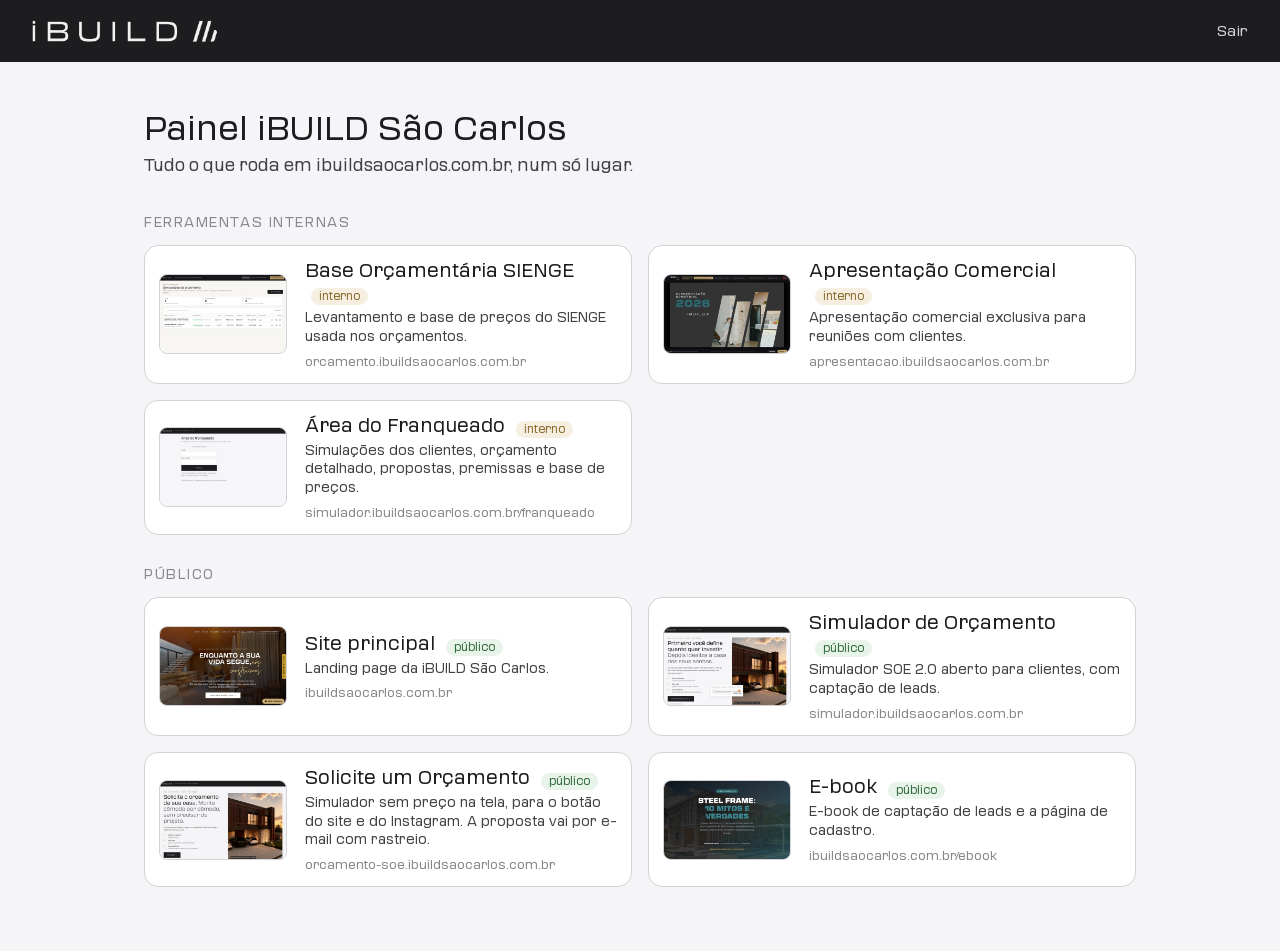
<file: painel/public/index.html>
<!DOCTYPE html>
<html lang="pt-BR">
<head>
<meta charset="utf-8">
<meta name="viewport" content="width=device-width, initial-scale=1">
<meta name="robots" content="noindex, nofollow">
<title>Painel · iBUILD São Carlos</title>
<style>
  @font-face { font-family: 'Transducer'; src: url('Transducer-Light.woff2') format('woff2'); font-weight: 300; font-display: swap; }
  :root { --black:#1d1d1f; --charcoal:#424245; --gray:#86868b; --light-gray:#d2d2d7; --cream:#f5f5f7; --gold:#C8A96E; }
  * { box-sizing: border-box; margin: 0; }
  body { font-family: 'Transducer', -apple-system, BlinkMacSystemFont, 'Segoe UI', sans-serif; font-weight: 300; background: var(--cream); color: var(--black); min-height: 100vh; }
  header { background: var(--black); color: #fff; padding: 20px 32px; display: flex; align-items: center; justify-content: space-between; gap: 16px; }
  header img { height: 22px; }
  header a { color: var(--light-gray); font-size: 14px; text-decoration: none; }
  header a:hover { color: var(--gold); }
  main { max-width: 1040px; margin: 0 auto; padding: 48px 24px 64px; }
  h1 { font-weight: 300; font-size: 32px; }
  .sub { color: var(--charcoal); margin: 8px 0 40px; }
  h2 { font-weight: 300; font-size: 13px; letter-spacing: .12em; text-transform: uppercase; color: var(--gray); margin: 32px 0 14px; }
  @media (max-width: 480px) { .grid { grid-template-columns: 1fr !important; } .card img { width: 96px; } }
  .grid { display: grid; grid-template-columns: repeat(auto-fill, minmax(400px, 1fr)); gap: 16px; }
  .card { display: flex; align-items: center; gap: 18px; background: #fff; border: 1px solid var(--light-gray); border-radius: 14px; padding: 14px; text-decoration: none; color: inherit; transition: border-color .15s, transform .15s, box-shadow .15s; }
  .card:hover { border-color: var(--gold); transform: translateY(-2px); box-shadow: 0 8px 24px rgba(0,0,0,.06); }
  .card img { width: 128px; aspect-ratio: 16 / 10; object-fit: cover; object-position: top; border-radius: 8px; border: 1px solid var(--light-gray); flex-shrink: 0; background: var(--cream); }
  .card h3 { font-weight: 300; font-size: 18px; margin-bottom: 4px; }
  .card p { color: var(--charcoal); font-size: 13px; line-height: 1.45; }
  .card .url { margin-top: 8px; font-size: 12px; color: var(--gray); }
  .tag { display: inline-block; font-size: 11px; padding: 2px 8px; border-radius: 99px; margin-left: 6px; vertical-align: middle; }
  .pub { background: #e8f3ea; color: #2f6b3a; }
  .int { background: #f6efe1; color: #8a6a2c; }
</style>
</head>
<body>
<header>
  <img src="logo.webp" alt="iBUILD">
  <a href="/cdn-cgi/access/logout">Sair</a>
</header>
<main>
  <h1>Painel iBUILD São Carlos</h1>
  <p class="sub">Tudo o que roda em ibuildsaocarlos.com.br, num só lugar.</p>

  <h2>Ferramentas internas</h2>
  <div class="grid">
    <a class="card" href="https://orcamento.ibuildsaocarlos.com.br/">
      <img src="miniaturas/orcamento.jpg" alt="" loading="lazy">
      <div>
      <h3>Base Orçamentária SIENGE <span class="tag int">interno</span></h3>
      <p>Levantamento e base de preços do SIENGE usada nos orçamentos.</p>
      <div class="url">orcamento.ibuildsaocarlos.com.br</div>
    </div>
    </a>
    <a class="card" href="https://apresentacao.ibuildsaocarlos.com.br/">
      <img src="miniaturas/apresentacao.jpg" alt="" loading="lazy">
      <div>
      <h3>Apresentação Comercial <span class="tag int">interno</span></h3>
      <p>Apresentação comercial exclusiva para reuniões com clientes.</p>
      <div class="url">apresentacao.ibuildsaocarlos.com.br</div>
    </div>
    </a>
    <a class="card" href="https://simulador.ibuildsaocarlos.com.br/franqueado">
      <img src="miniaturas/franqueado.jpg" alt="" loading="lazy">
      <div>
      <h3>Área do Franqueado <span class="tag int">interno</span></h3>
      <p>Simulações dos clientes, orçamento detalhado, propostas, premissas e base de preços.</p>
      <div class="url">simulador.ibuildsaocarlos.com.br/franqueado</div>
    </div>
    </a>
  </div>

  <h2>Público</h2>
  <div class="grid">
    <a class="card" href="https://ibuildsaocarlos.com.br/">
      <img src="miniaturas/site.jpg" alt="" loading="lazy">
      <div>
      <h3>Site principal <span class="tag pub">público</span></h3>
      <p>Landing page da iBUILD São Carlos.</p>
      <div class="url">ibuildsaocarlos.com.br</div>
    </div>
    </a>
    <a class="card" href="https://simulador.ibuildsaocarlos.com.br/">
      <img src="miniaturas/simulador.jpg" alt="" loading="lazy">
      <div>
      <h3>Simulador de Orçamento <span class="tag pub">público</span></h3>
      <p>Simulador SOE 2.0 aberto para clientes, com captação de leads.</p>
      <div class="url">simulador.ibuildsaocarlos.com.br</div>
    </div>
    </a>
    <a class="card" href="https://orcamento-soe.ibuildsaocarlos.com.br/">
      <img src="miniaturas/orcamento-soe.jpg" alt="" loading="lazy">
      <div>
      <h3>Solicite um Orçamento <span class="tag pub">público</span></h3>
      <p>Simulador sem preço na tela, para o botão do site e do Instagram. A proposta vai por e-mail com rastreio.</p>
      <div class="url">orcamento-soe.ibuildsaocarlos.com.br</div>
    </div>
    </a>
    <a class="card" href="https://ibuildsaocarlos.com.br/ebook/">
      <img src="miniaturas/ebook.jpg" alt="" loading="lazy">
      <div>
      <h3>E-book <span class="tag pub">público</span></h3>
      <p>E-book de captação de leads e a página de cadastro.</p>
      <div class="url">ibuildsaocarlos.com.br/ebook</div>
    </div>
    </a>
  </div>
</main>
</body>
</html>
</file>
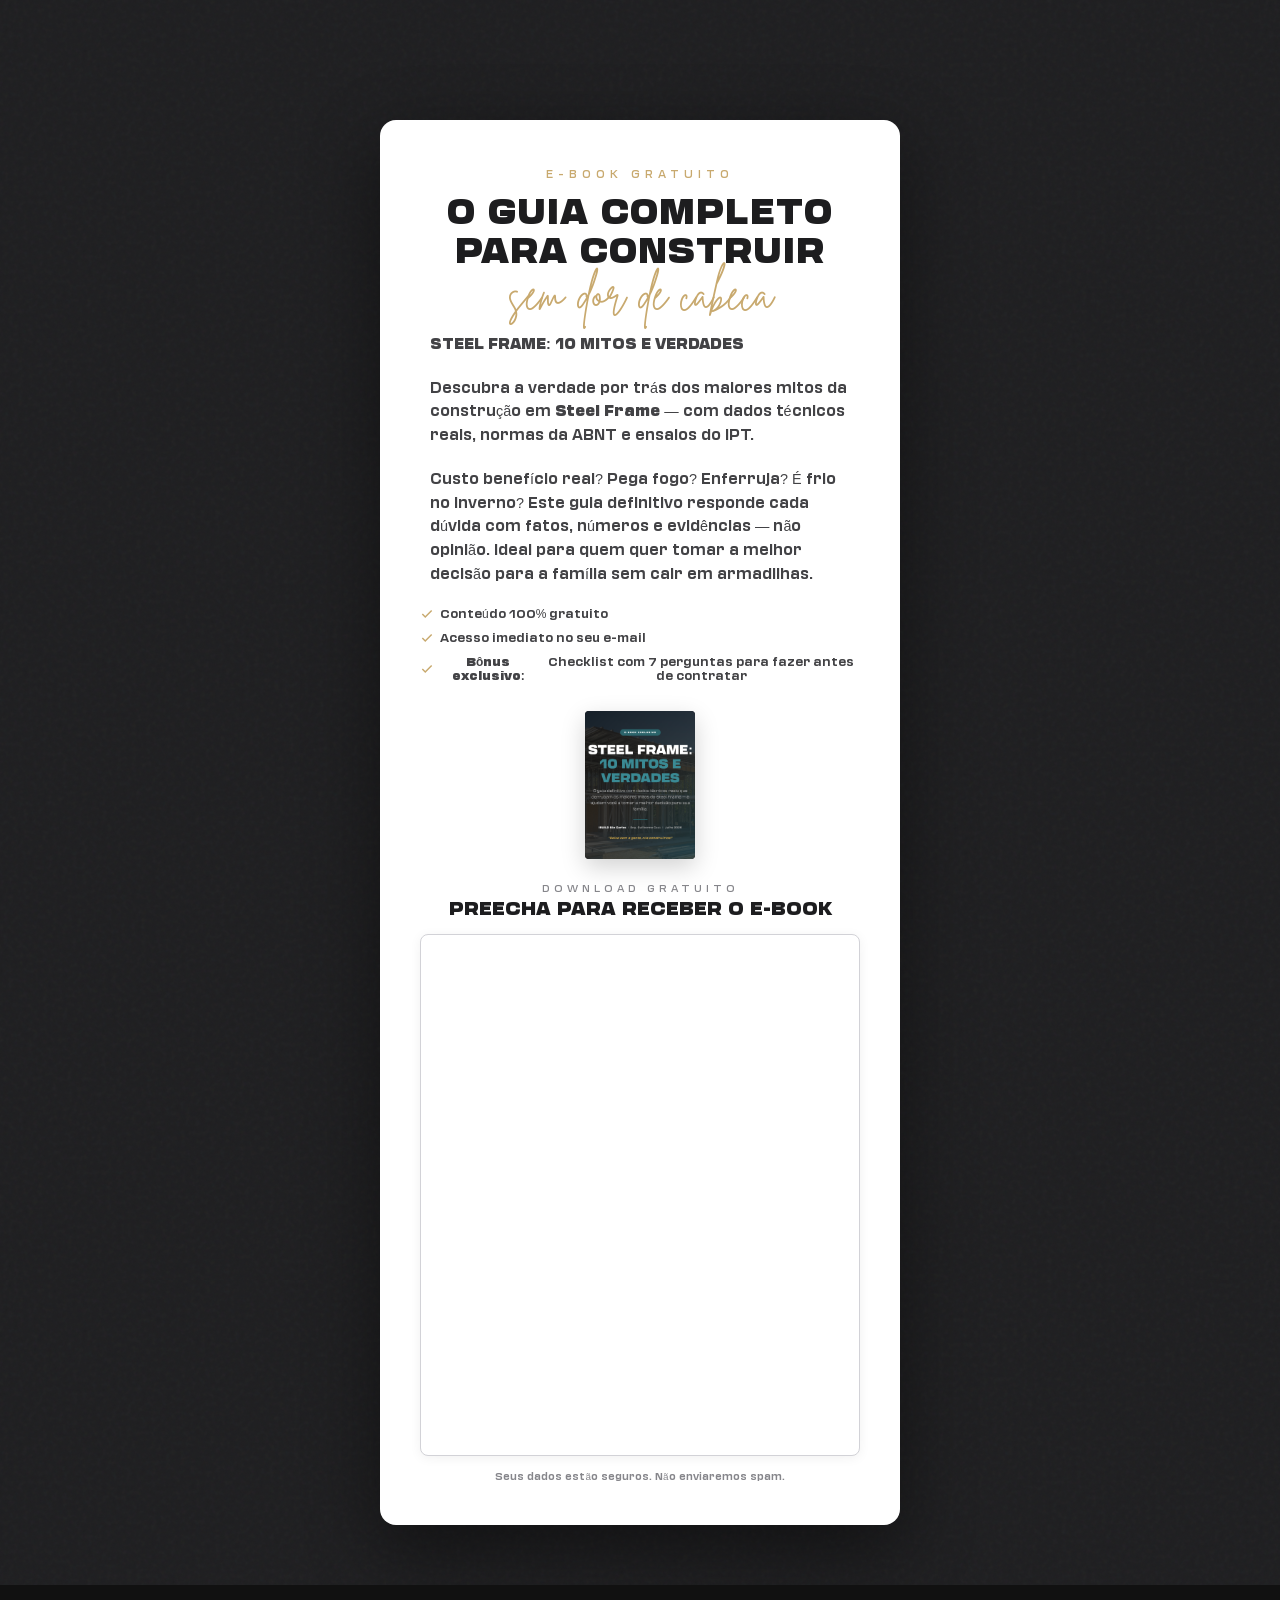
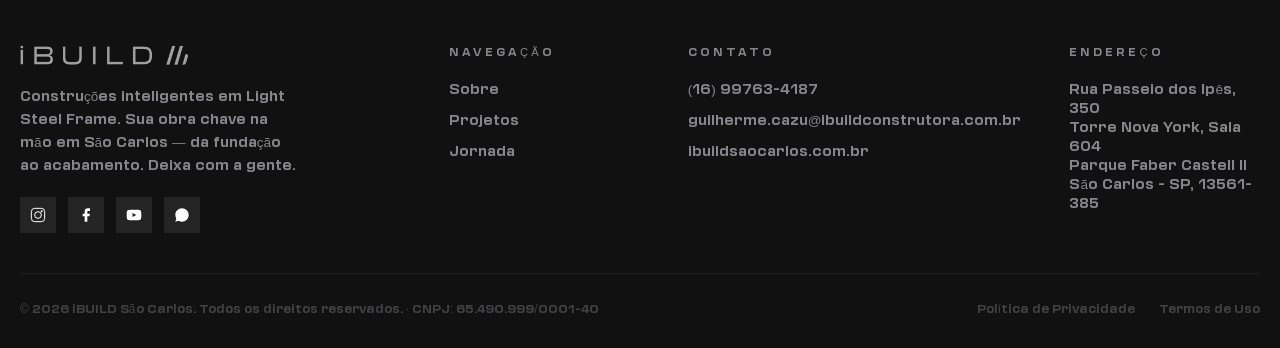
<file: lead-ebook1.html>
<!DOCTYPE html>
<html lang="pt-BR">
<head>
    <meta charset="UTF-8">
    <meta name="viewport" content="width=device-width, initial-scale=1.0">
    <title>E-book Gratuito — iBUILD São Carlos</title>
    <meta name="description" content="Baixe gratuitamente o e-book da iBUILD São Carlos e descubra tudo sobre construção em Light Steel Frame. Preencha o formulário e receba o link no seu e-mail.">
    <meta name="keywords" content="ebook construção steel frame, baixar ebook construção, light steel frame São Carlos, iBUILD São Carlos, guia construção">
    <link rel="canonical" href="https://lp.ibuildsaocarlos.com.br/ebook">
    <meta property="og:title" content="Baixe o E-book Gratuito — iBUILD São Carlos">
    <meta property="og:description" content="Descubra tudo sobre construção em Light Steel Frame. Baixe agora o e-book gratuito da iBUILD São Carlos.">
    <meta property="og:url" content="https://lp.ibuildsaocarlos.com.br/ebook">
    <meta property="og:type" content="website">
    <meta property="og:locale" content="pt_BR">
    <meta name="twitter:card" content="summary_large_image">
    <meta name="twitter:title" content="E-book Gratuito — iBUILD São Carlos">
    <meta name="twitter:description" content="Baixe o e-book gratuito sobre construção em Light Steel Frame.">

    <style>
        /* ============================================================
           FONTES CARREGADAS LOCALMENTE (Transducer + Brittany Signature)
           ============================================================ */
        @font-face {
            font-family: 'Transducer';
            src: url('./fonts/Transducer-Regular.woff2') format('woff2'),
            url('./fonts/Transducer-Regular.woff') format('woff');
            font-weight: 400;
            font-style: normal;
            font-display: swap;
        }
        @font-face {
            font-family: 'Transducer';
            src: url('./fonts/Transducer-Medium.woff2') format('woff2'),
            url('./fonts/Transducer-Medium.woff') format('woff');
            font-weight: 500;
            font-style: normal;
            font-display: swap;
        }
        @font-face {
            font-family: 'Transducer';
            src: url('./fonts/Transducer-Bold.woff2') format('woff2'),
            url('./fonts/Transducer-Bold.woff') format('woff');
            font-weight: 700;
            font-style: normal;
            font-display: swap;
        }
        @font-face {
            font-family: 'Brittany Signature';
            src: url('./fonts/BrittanySignatureRegular.woff2') format('woff2'),
            url('./fonts/BrittanySignatureRegular.woff') format('woff');
            font-weight: normal;
            font-style: normal;
            font-display: swap;
        }

        /* ============================================================
           RESET & VARIÁVEIS
           ============================================================ */
        *,
        *::before,
        *::after {
            margin: 0;
            padding: 0;
            box-sizing: border-box;
        }
        :root {
            --black: #1d1d1f;
            --dark: #2d2d2d;
            --charcoal: #424245;
            --gray: #86868b;
            --light-gray: #d2d2d7;
            --off-white: #f5f5f7;
            --warm-white: #fbfbfd;
            --cream: #f5f5f7;
            --accent: #86868b;
            --accent-dark: #6e6e73;
            --gold: #C8A96E;
            --gold-light: #d4bc8a;
            --font-display: 'Transducer', sans-serif;
            --font-body: 'Transducer', sans-serif;
            --ease-out-expo: cubic-bezier(0.16, 1, 0.3, 1);
            --content-width: 1300px;
            --side-padding: max(20px, calc((100vw - 1300px) / 2));
        }
        html {
            scroll-behavior: smooth;
            overflow-x: hidden;
            font-size: 16px;
        }
        body {
            color: var(--black);
            background: var(--warm-white);
            overflow-x: hidden;
            -webkit-font-smoothing: antialiased;
            font-family: var(--font-body);
            display: flex;
            flex-direction: column;
            min-height: 100vh;
        }
        img {
            max-width: 100%;
            height: auto;
            display: block;
        }
        a {
            text-decoration: none;
            color: inherit;
        }



        /* ============================================================
           CONTEÚDO PRINCIPAL (centralizado verticalmente)
           ============================================================ */
        .main-wrapper {
            flex: 1;
            display: flex;
            align-items: center;
            justify-content: center;
            padding: 120px 24px 60px;
            background: var(--black);
            position: relative;
            overflow: hidden;
        }
        .main-wrapper::before {
            content: '';
            position: absolute;
            inset: 0;
            background: url("data:image/svg+xml,%3Csvg viewBox='0 0 400 400' xmlns='http://www.w3.org/2000/svg'%3E%3Cfilter id='n'%3E%3CfeTurbulence type='fractalNoise' baseFrequency='.65' numOctaves='3' stitchTiles='stitch'/%3E%3C/filter%3E%3Crect width='100%25' height='100%25' filter='url(%23n)' opacity='.04'/%3E%3C/svg%3E");
            z-index: 0;
        }
        .ebook-card {
            position: relative;
            z-index: 2;
            background: #fff;
            border-radius: 16px;
            max-width: 520px;
            width: 100%;
            padding: 48px 40px 40px;
            box-shadow: 0 24px 72px rgba(0, 0, 0, .45);
            text-align: center;
        }
        .ebook-card .card-eyebrow {
            font-size: .68rem;
            font-weight: 500;
            letter-spacing: 5px;
            text-transform: uppercase;
            color: var(--gold);
            margin-bottom: 12px;
        }
        .ebook-card .card-title {
            font-family: var(--font-display);
            font-size: clamp(1.6rem, 4vw, 2.2rem);
            font-weight: 700;
            line-height: 1.1;
            color: var(--black);
            margin-bottom: 12px;
            text-transform: uppercase;
            letter-spacing: 1px;
        }
        .ebook-card .card-title em {
            font-family: 'Brittany Signature', cursive !important;
            font-style: normal;
            color: var(--gold);
            font-weight: normal;
            letter-spacing: 0;
            text-transform: none;
            font-size: 1.3em;
            display: inline-block;
        }
        .ebook-card .card-subtitle {
            font-size: .9rem;
            color: var(--charcoal);
            line-height: 1.65;
            margin-bottom: 20px;
            max-width: 420px;
            margin-left: auto;
            margin-right: auto;
            text-align: left;
        }
        .ebook-card .benefits {
            display: flex;
            flex-direction: column;
            align-items: flex-start;
            gap: 10px;
            list-style: none;
            margin-bottom: 28px;
            font-size: .75rem;
            font-weight: 400;
            color: var(--charcoal);
        }
        .ebook-card .benefits li {
            display: flex;
            align-items: center;
            gap: 6px;
        }
        .ebook-card .benefits li svg {
            width: 14px;
            height: 14px;
            stroke: var(--gold);
            flex-shrink: 0;
        }
        .ebook-cover-preview {
            width: 110px;
            height: 148px;
            background: var(--black);
            margin: 0 auto 24px;
            border-radius: 4px;
            display: flex;
            align-items: center;
            justify-content: center;
            overflow: hidden;
            box-shadow: 0 8px 24px rgba(0, 0, 0, .18);
        }
        .ebook-cover-preview .ebook-placeholder {
            color: var(--gold);
            font-family: var(--font-display);
            font-size: .7rem;
            text-align: center;
            padding: 10px;
            line-height: 1.3;
            letter-spacing: 1px;
        }

        /* ============================================================
           CONTAINER DO MICROSOFT FORMS (disfarçado)
           ============================================================ */
        .forms-container {
            margin-top: 0;
            border-radius: 8px;
            overflow: hidden;
            box-shadow: 0 2px 12px rgba(0, 0, 0, .06);
            border: 1px solid var(--light-gray);
            background: #fff;
        }
        .forms-container iframe {
            display: block;
            width: 100%;
            height: 520px;
            border: none;
        }
        .forms-disclaimer {
            font-size: .62rem;
            color: var(--gray);
            text-align: center;
            margin-top: 14px;
            line-height: 1.5;
        }

        @media (max-width: 600px) {
            .main-wrapper {
                padding: 100px 16px 40px;
                align-items: flex-start;
            }
            .ebook-card {
                padding: 32px 20px 28px;
                border-radius: 12px;
            }
            .ebook-card .card-title {
                font-size: 1.35rem;
                letter-spacing: 0;
            }
            .forms-container iframe {
                height: 480px;
            }
        }

        /* ============================================================
           FOOTER
           ============================================================ */
        .footer {
            padding: 60px var(--side-padding) 32px;
            background: #111;
            position: relative;
            z-index: 2;
        }
        .footer-grid {
            max-width: var(--content-width);
            margin: 0 auto;
            display: grid;
            grid-template-columns: 2fr 1fr 1fr 1fr;
            gap: 48px;
            padding-bottom: 40px;
            border-bottom: 1px solid rgba(255, 255, 255, .06);
        }
        .footer-brand img {
            height: 20px;
            opacity: .6;
            margin-bottom: 20px;
            filter: brightness(10);
        }
        .footer-brand p {
            font-size: .85rem;
            font-weight: 400;
            color: var(--gray);
            line-height: 1.7;
            max-width: 280px;
        }
        .footer-col h3 {
            font-size: .7rem;
            font-weight: 400;
            letter-spacing: 3px;
            text-transform: uppercase;
            color: var(--accent);
            margin-bottom: 20px;
        }
        .footer-col ul {
            list-style: none;
        }
        .footer-col li {
            margin-bottom: 12px;
        }
        .footer-col a {
            font-size: .85rem;
            font-weight: 400;
            color: var(--gray);
            transition: color .3s;
        }
        .footer-col a:hover {
            color: var(--off-white);
        }

        /* ícones sociais — hover via CSS, sem inline JS */
        .footer-social-icon {
            width: 36px;
            height: 36px;
            background: rgba(255, 255, 255, .08);
            display: flex;
            align-items: center;
            justify-content: center;
            transition: background .3s;
        }
        .footer-social-icon:hover {
            background: var(--gold);
        }

        .footer-bottom {
            max-width: var(--content-width);
            margin: 0 auto;
            padding-top: 28px;
            display: flex;
            justify-content: space-between;
            align-items: center;
            flex-wrap: wrap;
            gap: 16px;
        }
        .footer-copy {
            font-size: .75rem;
            font-weight: 400;
            color: var(--charcoal);
        }
        .footer-blinks {
            display: flex;
            gap: 24px;
        }
        .footer-blinks a {
            font-size: .75rem;
            font-weight: 400;
            color: var(--charcoal);
            transition: color .3s;
        }
        .footer-blinks a:hover {
            color: var(--accent);
        }
        @media (max-width: 768px) {
            .footer {
                padding: 48px 20px 24px;
            }
            .footer-grid {
                grid-template-columns: 1fr 1fr;
                grid-template-areas: "brand brand" "nav contato" "social social";
                gap: 36px 16px;
            }
            .footer-grid>div:nth-child(1) {
                grid-area: brand;
                text-align: center;
                padding-bottom: 32px;
                border-bottom: 1px solid rgba(255, 255, 255, .06);
                display: flex;
                flex-direction: column;
                align-items: center;
            }
            .footer-brand p {
                text-align: center;
                max-width: 320px;
                margin: 0 auto;
            }
            .footer-grid>div:nth-child(2) {
                grid-area: nav;
                text-align: center;
            }
            .footer-grid>div:nth-child(3) {
                grid-area: contato;
                text-align: center;
            }
            .footer-grid>div:nth-child(4) {
                grid-area: social;
                text-align: center;
                padding-top: 32px;
                border-top: 1px solid rgba(255, 255, 255, .06);
            }
            .footer-bottom {
                flex-direction: column;
                text-align: center;
            }
        }
    </style>
</head>
<body>



    <!-- ============================================================
    CONTEÚDO PRINCIPAL
    ============================================================ -->
    <div class="main-wrapper">
        <div class="ebook-card">

            <!-- Cabeçalho (mantido igual) -->
            <p class="card-eyebrow">E-BOOK GRATUITO</p>
            <h1 class="card-title">
                O GUIA COMPLETO PARA CONSTRUIR <em>sem dor de cabeça</em>
            </h1>
            <p class="card-subtitle">
                <strong>
                    
                    
                    STEEL FRAME: 10 MITOS E VERDADES</strong>
            </p>
                    <p class="card-subtitle">
                        Descubra a verdade por trás dos maiores mitos da construção em 
                        <strong>Steel Frame</strong> — com dados técnicos reais, normas da 
                        ABNT e ensaios do IPT.
                    </p>
                    <p class="card-subtitle">
                        Custo benefício real? Pega fogo? Enferruja? É frio no inverno? 
                        Este guia definitivo responde cada dúvida com fatos, números e 
                        evidências — não opinião. Ideal para quem quer tomar a melhor 
                        decisão para a família sem cair em armadilhas.
                    </p>

            <!-- Benefícios -->
            <ul class="benefits">
                <li>
                    <svg viewBox="0 0 24 24" fill="none" stroke="currentColor" stroke-width="2.5"><polyline points="20 6 9 17 4 12"/></svg>
                    Conteúdo 100% gratuito
                </li>
                <li>
                    <svg viewBox="0 0 24 24" fill="none" stroke="currentColor" stroke-width="2.5"><polyline points="20 6 9 17 4 12"/></svg>
                    Acesso imediato no seu e-mail
                </li>
                <li>
                    <svg viewBox="0 0 24 24" fill="none" stroke="currentColor" stroke-width="2.5"><polyline points="20 6 9 17 4 12"/></svg>
                    <strong>Bônus exclusivo:</strong> Checklist com 7 perguntas para fazer antes de contratar
                </li>
            </ul>

            <!-- Capa do E-book -->
            <div class="ebook-cover-preview">
                <img src="assets/ebook-cover.webp" alt="Capa do E-book iBUILD — Steel Frame: 10 Mitos e Verdades" style="width:100%;height:100%;object-fit:cover;">
            </div>

            <!-- Título da seção do formulário -->
            <p style="font-size:.62rem;font-weight:500;letter-spacing:4px;text-transform:uppercase;color:var(--accent);margin-bottom:4px;">DOWNLOAD GRATUITO</p>
            <h2 style="font-family:var(--font-display);font-size:1.15rem;font-weight:600;color:var(--black);margin-bottom:14px;">PREECHA PARA RECEBER O E-BOOK</h2>

            <!-- ============================================================
            MICROSOFT FORMS EMBUTIDO (disfarçado)
            ============================================================ -->
            <div class="forms-container">
    <iframe
        src="https://forms.cloud.microsoft.com/Pages/ResponsePage.aspx?id=3jrDHMiA7kS27cDQjrOrbIiwSw6sofpDoU3qzKCmnHFUQlFCQVNDSjFITkpFRkhPOTlYMFNBUTNSQi4u&embed=true&origin=internal"
        title="Formulário E-book iBUILD São Carlos"
        scrolling="no"
        id="msFormsIframe"
        onload="this.style.opacity='1';"
    ></iframe>
</div>

            <p class="forms-disclaimer">Seus dados estão seguros. Não enviaremos spam.</p>

        </div>
    </div>

    <!-- ============================================================
    FOOTER
    ============================================================ -->
    <footer class="footer">
        <div class="footer-grid">
            <div class="footer-brand">
                <img src="assets/LOGOHORIZONTALNOVO.webp" alt="iBUILD São Carlos" loading="lazy">
                <p>
                    Construções inteligentes em Light Steel Frame. Sua obra chave na mão em São Carlos — da fundação ao acabamento. Deixa com a gente.
                </p>
                <div style="display:flex;gap:12px;margin-top:20px;">
                    <a href="https://www.instagram.com/ibuildsaocarlos/" target="_blank" rel="noopener noreferrer" class="footer-social-icon" aria-label="Instagram iBUILD">
                        <svg width="16" height="16" fill="none" stroke="#fff" stroke-width="1.5" viewBox="0 0 24 24"><rect x="2" y="2" width="20" height="20" rx="5"/><circle cx="12" cy="12" r="5"/><circle cx="17.5" cy="6.5" r="1.5" fill="#fff" stroke="none"/></svg>
                    </a>
                    <a href="https://web.facebook.com/profile.php?id=61580847606903" target="_blank" rel="noopener noreferrer" class="footer-social-icon" aria-label="Facebook iBUILD">
                        <svg width="16" height="16" fill="#fff" viewBox="0 0 24 24"><path d="M18 2h-3a5 5 0 00-5 5v3H7v4h3v8h4v-8h3l1-4h-4V7a1 1 0 011-1h3z"/></svg>
                    </a>
                    <a href="https://www.youtube.com/channel/UC1l4sZJADfljEzfWWwAfVvw" target="_blank" rel="noopener noreferrer" class="footer-social-icon" aria-label="YouTube iBUILD">
                        <svg width="16" height="16" fill="#fff" viewBox="0 0 24 24"><path d="M22.54 6.42a2.78 2.78 0 00-1.94-2C18.88 4 12 4 12 4s-6.88 0-8.6.46a2.78 2.78 0 00-1.94 2A29 29 0 001 12a29 29 0 00.46 5.58 2.78 2.78 0 001.94 2C5.12 20 12 20 12 20s6.88 0 8.6-.46a2.78 2.78 0 001.94-2A29 29 0 0023 12a29 29 0 00-.46-5.58zM9.75 15.02V8.98L15.5 12l-5.75 3.02z"/></svg>
                    </a>
                    <a href="https://wa.me/5516997634187" target="_blank" rel="noopener noreferrer" class="footer-social-icon" aria-label="WhatsApp iBUILD São Carlos">
                        <svg width="16" height="16" fill="#fff" viewBox="0 0 24 24"><path d="M17.472 14.382c-.297-.149-1.758-.867-2.03-.967-.273-.099-.471-.148-.67.15-.197.297-.767.966-.94 1.164-.173.199-.347.223-.644.075-.297-.15-1.255-.463-2.39-1.475-.883-.788-1.48-1.761-1.653-2.059-.173-.297-.018-.458.13-.606.134-.133.298-.347.446-.52.149-.174.198-.298.298-.497.099-.198.05-.371-.025-.52-.075-.149-.669-1.612-.916-2.207-.242-.579-.487-.5-.669-.51-.173-.008-.371-.01-.57-.01-.198 0-.52.074-.792.372-.272.297-1.04 1.016-1.04 2.479 0 1.462 1.065 2.875 1.213 3.074.149.198 2.096 3.2 5.077 4.487.709.306 1.262.489 1.694.625.712.227 1.36.195 1.871.118.571-.085 1.758-.719 2.006-1.413.248-.694.248-1.289.173-1.413-.074-.124-.272-.198-.57-.347z"/><path d="M12 2C6.477 2 2 6.477 2 12c0 1.89.525 3.66 1.438 5.168L2 22l4.832-1.438A9.955 9.955 0 0012 22c5.523 0 10-4.477 10-10S17.523 2 12 2z"/></svg>
                    </a>
                </div>
            </div>
            <div class="footer-col">
                <h3>Navegação</h3>
                <ul>
                    <li><a href="https://lp.ibuildsaocarlos.com.br/#sobre">Sobre</a></li>
                    <li><a href="https://lp.ibuildsaocarlos.com.br/#projetos">Projetos</a></li>
                    <li><a href="https://lp.ibuildsaocarlos.com.br/#jornada">Jornada</a></li>
                </ul>
            </div>
            <div class="footer-col">
                <h3>Contato</h3>
                <ul>
                    <li><a href="tel:+5516997634187">(16) 99763-4187</a></li>
                    <li><a href="mailto:guilherme.cazu@ibuildconstrutora.com.br">guilherme.cazu@ibuildconstrutora.com.br</a></li>
                    <li><a href="https://lp.ibuildsaocarlos.com.br/" target="_blank" rel="noopener noreferrer">ibuildsaocarlos.com.br</a></li>
                </ul>
            </div>
            <div class="footer-col">
                <h3>Endereço</h3>
                <ul>
                    <li><a href="https://maps.google.com/?q=Rua+Passeio+dos+Ipês,+350,+Torre+Nova+York,+Sala+604,+Parque+Faber+Castell+II,+São+Carlos+-+SP" target="_blank" rel="noopener">
                            Rua Passeio dos Ipês, 350<br>
                            Torre Nova York, Sala 604<br>
                            Parque Faber Castell II<br>
                            São Carlos - SP, 13561-385
                    </a></li>
                </ul>
            </div>
        </div>
        <div class="footer-bottom">
            <p class="footer-copy">
                &copy; 2026 iBUILD São Carlos. Todos os direitos reservados. · CNPJ: 65.490.999/0001-40
            </p>
            <div class="footer-blinks">
                <a href="#">Política de Privacidade</a>
                <a href="#">Termos de Uso</a>
            </div>
        </div>
    </footer>


</body>
</html>
</file>
